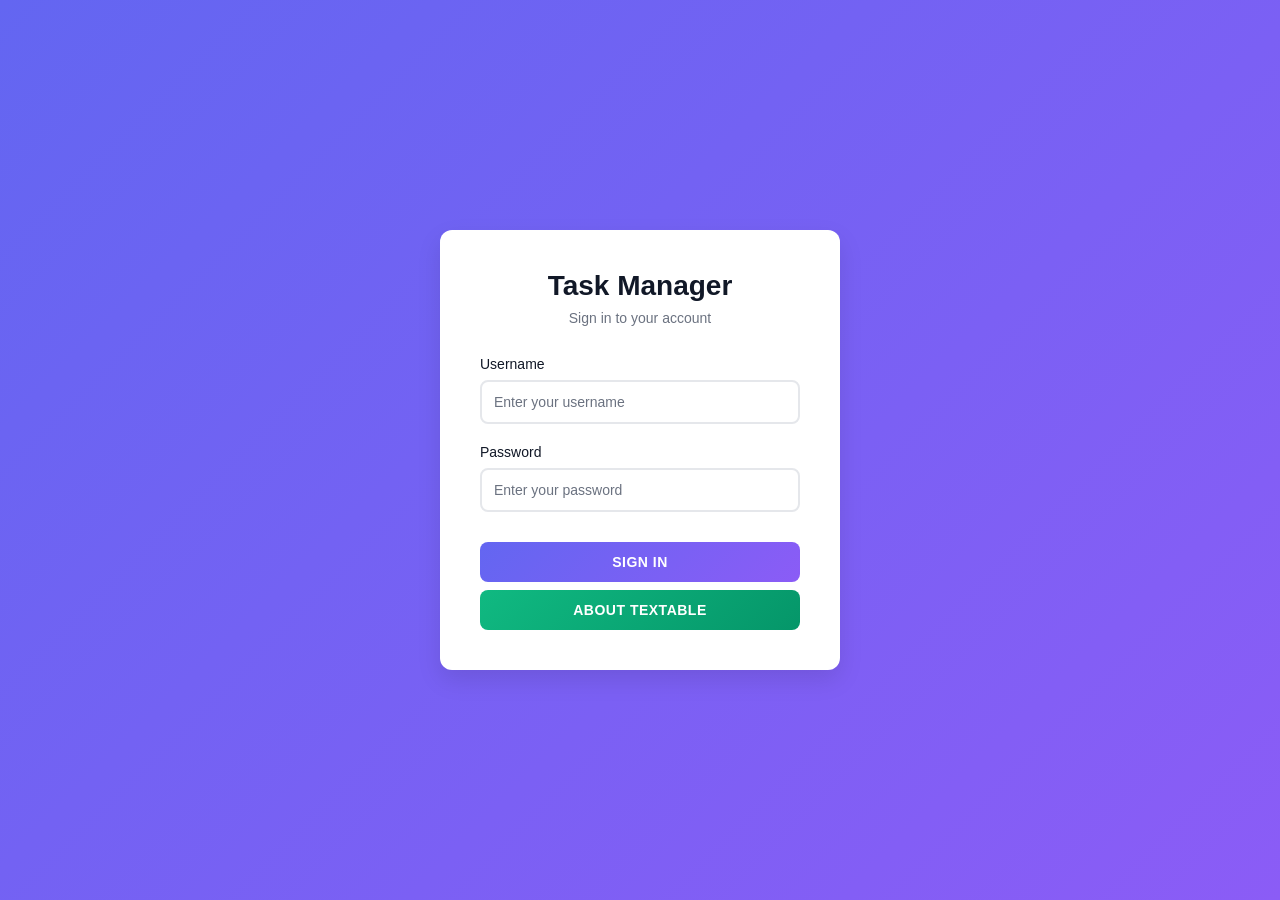
<file: index.html>
<!DOCTYPE html>
<html lang="en">
<head>
    <meta charset="UTF-8">
    <meta name="viewport" content="width=device-width, initial-scale=1.0">
    <title>Login - Tasks Dashboard</title>
    <link rel="stylesheet" href="styles.css">
</head>
<body>
    <div class="container">
        <!-- Login Page -->
        <div id="loginPage" class="page active">
            <div class="login-box">
                <h1>Task Manager</h1>
                <p class="subtitle">Sign in to your account</p>
                
                <form id="loginForm">
                    <div class="form-group">
                        <label for="username">Username</label>
                        <input 
                            type="text" 
                            id="username" 
                            placeholder="Enter your username"
                            required
                        >
                    </div>
                    
                    <div class="form-group">
                        <label for="password">Password</label>
                        <input 
                            type="password" 
                            id="password" 
                            placeholder="Enter your password"
                            required
                        >
                    </div>
                    
                    <button type="submit" class="btn btn-primary">Sign In</button>
                    <a href="/about" class="btn btn-about">About Textable</a>
                </form>
                
                <div id="errorMessage" class="error-message"></div>
                <div id="loadingSpinner" class="spinner hidden"></div>
            </div>
        </div>

        <!-- Tasks Page -->
        <div id="tasksPage" class="page">
            <div class="tasks-container">
                <div class="header">
                    <h1>Welcome, <span id="welcomeUsername"></span>!</h1>
                    <button id="logoutBtn" class="btn btn-secondary">Logout</button>
                </div>

                <div id="lowBalanceWarning" class="low-balance-warning hidden">
                    ⚠️ Your balance is low. Please top up to continue using the service.
                </div>
                
                <div class="tasks-content">
                    <h2>Your Tasks</h2>
                    <div class="sheet-tabs-wrapper">
                        <button id="scrollTabsLeft" class="scroll-tab-btn" aria-label="Scroll tabs left">&#8249;</button>
                        <div id="sheetTabs" class="sheet-tabs"></div>
                        <button id="scrollTabsRight" class="scroll-tab-btn" aria-label="Scroll tabs right">&#8250;</button>
                    </div>
                    <div id="tasksList" class="tasks-list"></div>
                    <div id="noTasks" class="no-tasks">No tasks assigned yet</div>
                </div>
            </div>
            <footer class="tasks-footer">
                <button id="settingsBtn" class="btn btn-settings">&#9881; Settings</button>
                <button id="deleteCategoryBtn" class="btn btn-delete-category">&#128465; Delete Category</button>
                <button id="newCategoryBtn" class="btn btn-new-category">+ New Category</button>
                <button id="newTaskBtn" class="btn btn-new-task">+ Task</button>
                <button id="adminBtn" class="btn btn-admin hidden">&#128737; Admin</button>
            </footer>
        </div>
    </div>

    <!-- New Category Modal -->
    <div id="newCategoryModal" class="modal-overlay hidden">
        <div class="modal-box">
            <h2>New Category</h2>
            <div class="form-group">
                <label for="categoryName">Category Name</label>
                <input type="text" id="categoryName" placeholder="Enter category name">
            </div>
            <div class="form-group">
                <label for="categoryKey">Category Key</label>
                <input type="text" id="categoryKey" placeholder="Enter category key">
            </div>
            <div id="newCategoryError" class="modal-error"></div>
            <div class="modal-actions">
                <button id="newCategoryCancelBtn" class="btn btn-secondary">Cancel</button>
                <button id="newCategoryOkBtn" class="btn btn-primary-small">OK</button>
            </div>
        </div>
    </div>

    <!-- Edit Task Modal -->
    <div id="editTaskModal" class="modal-overlay hidden">
        <div class="modal-box">
            <h2>Edit Task</h2>
            <div class="form-group">
                <label for="editTaskSheet">Located in category:</label>
                <select id="editTaskSheet" class="modal-select"></select>
            </div>
            <div class="form-group">
                <label for="editTaskText">Task</label>
                <input type="text" id="editTaskText" placeholder="Enter task">
            </div>
            <div class="form-group">
                <label for="editTaskNotes">Notes</label>
                <input type="text" id="editTaskNotes" placeholder="Enter notes (optional)">
            </div>
            <div id="editTaskError" class="modal-error"></div>
            <div class="modal-actions">
                <button id="editTaskCancelBtn" class="btn btn-secondary">Cancel</button>
                <button id="editTaskOkBtn" class="btn btn-primary-small">OK</button>
            </div>
        </div>
    </div>

    <!-- New Task Modal -->
    <div id="newTaskModal" class="modal-overlay hidden">
        <div class="modal-box">
            <h2>New Task</h2>
            <div class="form-group">
                <label for="taskSheet">Sheet (Category)</label>
                <select id="taskSheet" class="modal-select"></select>
            </div>
            <div class="form-group">
                <label for="taskText">Task</label>
                <input type="text" id="taskText" placeholder="Enter task">
            </div>
            <div class="form-group">
                <label for="taskNotes">Notes</label>
                <input type="text" id="taskNotes" placeholder="Enter notes (optional)">
            </div>
            <div id="newTaskError" class="modal-error"></div>
            <div class="modal-actions">
                <button id="newTaskCancelBtn" class="btn btn-secondary">Cancel</button>
                <button id="newTaskOkBtn" class="btn btn-primary-small">OK</button>
            </div>
        </div>
    </div>

    <!-- Info Modal (e.g. cannot delete warning) -->
    <div id="infoModal" class="modal-overlay hidden">
        <div class="modal-box">
            <h2 id="infoModalTitle">Notice</h2>
            <p id="infoModalMessage" class="confirm-delete-msg"></p>
            <div class="modal-actions">
                <button id="infoModalOkBtn" class="btn btn-secondary">OK</button>
            </div>
        </div>
    </div>

    <!-- Confirm Delete Modal -->
    <div id="confirmDeleteModal" class="modal-overlay hidden">
        <div class="modal-box">
            <h2>Confirm delete</h2>
            <p id="confirmDeleteMessage" class="confirm-delete-msg">Are you sure you want to delete this task and its notes?</p>
            <div class="modal-actions">
                <button id="confirmDeleteCancelBtn" class="btn btn-secondary">Cancel</button>
                <button id="confirmDeleteOkBtn" class="btn btn-delete-confirm">Delete</button>
            </div>
        </div>
    </div>

    <!-- Settings Menu Modal -->
    <div id="settingsMenuModal" class="modal-overlay hidden">
        <div class="modal-box">
            <h2>Settings</h2>
            <div class="settings-menu-actions">
                <button id="settingsCategoriesBtn" class="btn btn-primary-small settings-menu-btn">Categories</button>
                <button id="settingsChangePasswordBtn" class="btn btn-primary-small settings-menu-btn">Change Password</button>
                <button id="settingsCheckCreditBtn" class="btn btn-primary-small settings-menu-btn">Check Credit</button>
            </div>
            <div class="modal-actions">
                <button id="settingsMenuCancelBtn" class="btn btn-secondary">Cancel</button>
            </div>
        </div>
    </div>

    <!-- Change Password Modal -->
    <div id="changePasswordModal" class="modal-overlay hidden">
        <div class="modal-box">
            <h2>Change Password</h2>
            <div class="form-group">
                <label for="oldPassword">Old Password</label>
                <input type="password" id="oldPassword" placeholder="Enter old password">
            </div>
            <div class="form-group">
                <label for="newPassword">New Password</label>
                <input type="password" id="newPassword" placeholder="Enter new password">
            </div>
            <div class="form-group">
                <label for="confirmNewPassword">Re-enter New Password</label>
                <input type="password" id="confirmNewPassword" placeholder="Re-enter new password">
            </div>
            <div id="changePasswordError" class="modal-error"></div>
            <div class="modal-actions">
                <button id="changePasswordCancelBtn" class="btn btn-secondary">Cancel</button>
                <button id="changePasswordOkBtn" class="btn btn-primary-small">OK</button>
            </div>
        </div>
    </div>

    <!-- Credit Modal -->
    <div id="creditModal" class="modal-overlay hidden">
        <div class="modal-box">
            <h2>Check Credit</h2>
            <p id="creditMessage" class="confirm-delete-msg">Loading...</p>
            <div class="modal-actions">
                <button id="creditCloseBtn" class="btn btn-secondary">Close</button>
            </div>
        </div>
    </div>

    <!-- Admin Menu Modal -->
    <div id="adminMenuModal" class="modal-overlay hidden">
        <div class="modal-box">
            <h2>Admin</h2>
            <div class="settings-menu-actions">
                <button id="adminAddUserBtn" class="btn btn-primary-small settings-menu-btn">Add User</button>
                <button id="adminCheckAddCreditBtn" class="btn btn-primary-small settings-menu-btn">Check/Add Credit</button>
            </div>
            <div class="modal-actions">
                <button id="adminMenuCancelBtn" class="btn btn-secondary">Cancel</button>
            </div>
        </div>
    </div>

    <!-- User Credit List Modal -->
    <div id="userCreditListModal" class="modal-overlay hidden">
        <div class="modal-box user-credit-list-box">
            <h2>Check/Add Credit</h2>
            <div id="userCreditListContent" class="user-credit-list"></div>
            <div id="userCreditListError" class="modal-error"></div>
            <div class="modal-actions">
                <button id="userCreditListCloseBtn" class="btn btn-secondary">Close</button>
            </div>
        </div>
    </div>

    <!-- Add Credit Modal -->
    <div id="addCreditModal" class="modal-overlay hidden">
        <div class="modal-box">
            <h2>Add Credit</h2>
            <p id="addCreditUsername" class="add-credit-for-user"></p>
            <div class="form-group">
                <label for="addCreditAmount">Amount to Add</label>
                <input type="number" id="addCreditAmount" placeholder="Enter amount" step="any">
            </div>
            <div id="addCreditError" class="modal-error"></div>
            <div class="modal-actions">
                <button id="addCreditCancelBtn" class="btn btn-secondary">Cancel</button>
                <button id="addCreditOkBtn" class="btn btn-primary-small">Add</button>
            </div>
        </div>
    </div>

    <!-- Add User Modal -->
    <div id="addUserModal" class="modal-overlay hidden">
        <div class="modal-box">
            <h2>Add User</h2>
            <div class="form-group">
                <label for="addUserUsername">Username</label>
                <input type="text" id="addUserUsername" placeholder="Enter username">
            </div>
            <div class="form-group">
                <label for="addUserPassword">Password</label>
                <input type="password" id="addUserPassword" placeholder="Enter password (min 6 chars)">
            </div>
            <div class="form-group">
                <label for="addUserCredit">Credit</label>
                <input type="number" id="addUserCredit" placeholder="Enter credit amount" step="any">
            </div>
            <div class="form-group">
                <label for="addUserNumber1">Number 1</label>
                <input type="number" id="addUserNumber1" placeholder="Enter number 1" step="any">
            </div>
            <div class="form-group">
                <label for="addUserNumber2">Number 2 <span style="font-weight:normal;color:#6b7280;">(optional)</span></label>
                <input type="number" id="addUserNumber2" placeholder="Enter number 2" step="any">
            </div>
            <div id="addUserError" class="modal-error"></div>
            <div class="modal-actions">
                <button id="addUserCancelBtn" class="btn btn-secondary">Cancel</button>
                <button id="addUserOkBtn" class="btn btn-primary-small">Add User</button>
            </div>
        </div>
    </div>

    <!-- Add User Success Modal -->
    <div id="addUserSuccessModal" class="modal-overlay hidden">
        <div class="modal-box add-user-success-box">
            <h2>✅ User Created</h2>
            <p class="add-user-success-msg">The user workbook has been created and the user has been added to the login sheet.</p>
            <div class="add-user-workbook-info">
                <div class="add-user-info-row">
                    <span class="add-user-info-label">Workbook ID</span>
                    <span id="addUserWorkbookId" class="add-user-info-value"></span>
                </div>
                <div class="add-user-info-row">
                    <a id="addUserWorkbookLink" href="#" target="_blank" rel="noopener noreferrer" class="add-user-workbook-link">Open workbook ↗</a>
                </div>
            </div>
            <div class="add-user-reminder">
                <span class="add-user-reminder-icon">⚠️</span>
                <span>Remember to add this Workbook ID to your <strong>Cloudflare APP_SHEET_ID</strong> authorised sheets variable.</span>
            </div>
            <div class="modal-actions">
                <button id="addUserSuccessCloseBtn" class="btn btn-primary-small">Done</button>
            </div>
        </div>
    </div>

    <script src="script.js"></script>
    <script src="user_actions.js"></script>
</body>
</html>
</file>
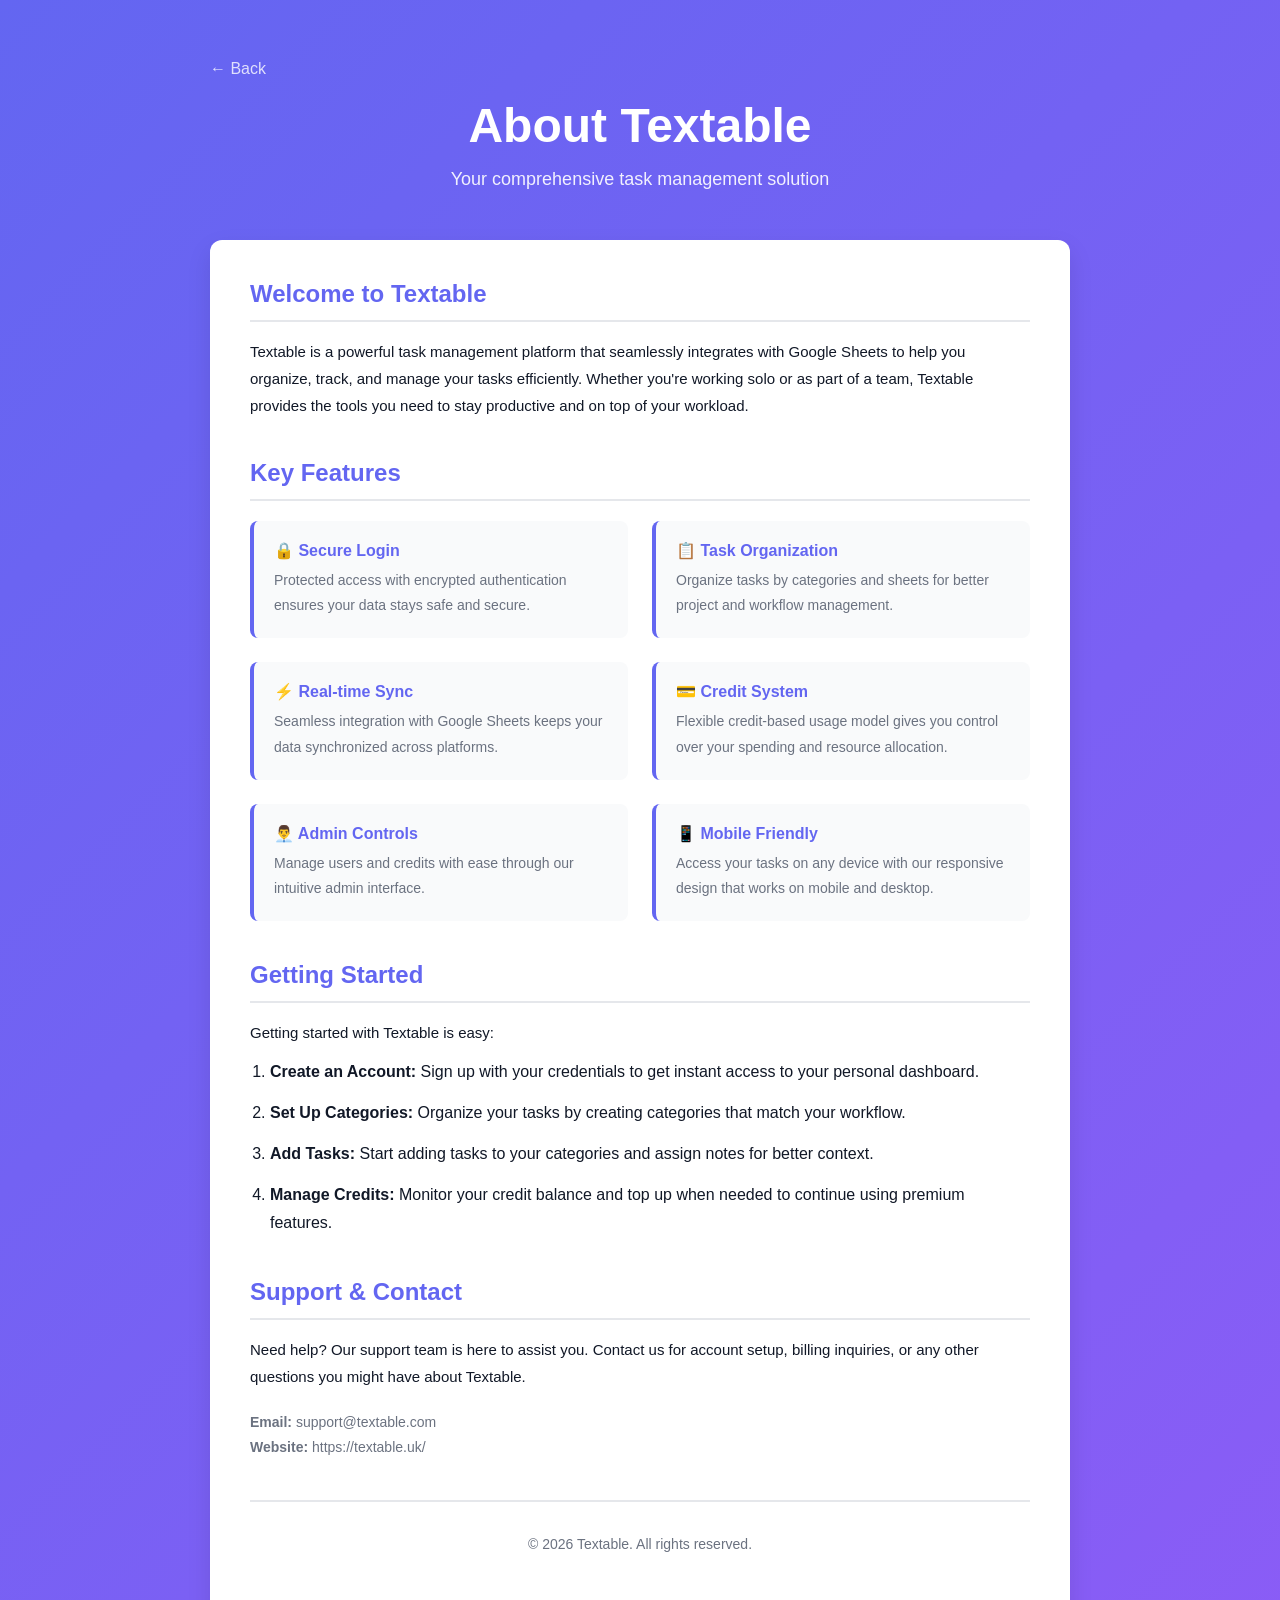
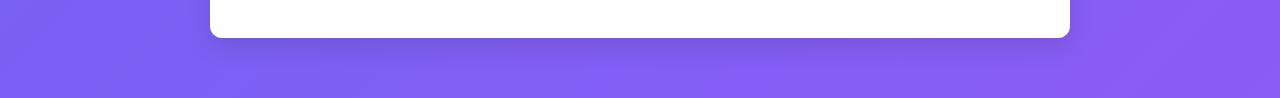
<file: about/index.html>
<!DOCTYPE html>
<html lang="en">
<head>
    <meta charset="UTF-8">
    <meta name="viewport" content="width=device-width, initial-scale=1.0">
    <title>About Textable</title>
    <link rel="stylesheet" href="../styles.css">
</head>
<body>
    <div class="about-container">
        <a href="javascript:history.back()" class="back-btn">← Back</a>
        
        <div class="about-header">
            <h1>About Textable</h1>
            <p>Your comprehensive task management solution</p>
        </div>

        <div class="about-content">
            <!-- Introduction Section -->
            <div class="about-section">
                <h2>Welcome to Textable</h2>
                <p>
                    Textable is a powerful task management platform that seamlessly integrates with Google Sheets to help you organize, 
                    track, and manage your tasks efficiently. Whether you're working solo or as part of a team, Textable provides 
                    the tools you need to stay productive and on top of your workload.
                </p>
            </div>

            <!-- Key Features Section -->
            <div class="about-section">
                <h2>Key Features</h2>
                <div class="features-list">
                    <div class="feature-item">
                        <h3>🔒 Secure Login</h3>
                        <p>Protected access with encrypted authentication ensures your data stays safe and secure.</p>
                    </div>
                    <div class="feature-item">
                        <h3>📋 Task Organization</h3>
                        <p>Organize tasks by categories and sheets for better project and workflow management.</p>
                    </div>
                    <div class="feature-item">
                        <h3>⚡ Real-time Sync</h3>
                        <p>Seamless integration with Google Sheets keeps your data synchronized across platforms.</p>
                    </div>
                    <div class="feature-item">
                        <h3>💳 Credit System</h3>
                        <p>Flexible credit-based usage model gives you control over your spending and resource allocation.</p>
                    </div>
                    <div class="feature-item">
                        <h3>👨‍💼 Admin Controls</h3>
                        <p>Manage users and credits with ease through our intuitive admin interface.</p>
                    </div>
                    <div class="feature-item">
                        <h3>📱 Mobile Friendly</h3>
                        <p>Access your tasks on any device with our responsive design that works on mobile and desktop.</p>
                    </div>
                </div>
            </div>

            <!-- Getting Started Section -->
            <div class="about-section">
                <h2>Getting Started</h2>
                <p>
                    Getting started with Textable is easy:
                </p>
                <ol style="color: var(--text-dark); line-height: 1.8; margin-left: 20px;">
                    <li style="margin-bottom: 12px;"><strong>Create an Account:</strong> Sign up with your credentials to get instant access to your personal dashboard.</li>
                    <li style="margin-bottom: 12px;"><strong>Set Up Categories:</strong> Organize your tasks by creating categories that match your workflow.</li>
                    <li style="margin-bottom: 12px;"><strong>Add Tasks:</strong> Start adding tasks to your categories and assign notes for better context.</li>
                    <li style="margin-bottom: 12px;"><strong>Manage Credits:</strong> Monitor your credit balance and top up when needed to continue using premium features.</li>
                </ol>
            </div>

            <!-- Support Section -->
            <div class="about-section">
                <h2>Support & Contact</h2>
                <p>
                    Need help? Our support team is here to assist you. Contact us for account setup, billing inquiries, 
                    or any other questions you might have about Textable.
                </p>
                <p style="margin-top: 20px; font-size: 14px; color: var(--text-light);">
                    <strong>Email:</strong> support@textable.com<br>
                    <strong>Website:</strong> https://textable.uk/
                </p>
            </div>

            <!-- Footer -->
            <div class="about-section" style="border-top: 2px solid var(--border-color); padding-top: 30px; text-align: center;">
                <p style="color: var(--text-light); font-size: 14px; margin: 0;">
                    &copy; 2026 Textable. All rights reserved.
                </p>
            </div>
        </div>
    </div>
</body>
</html>
</file>
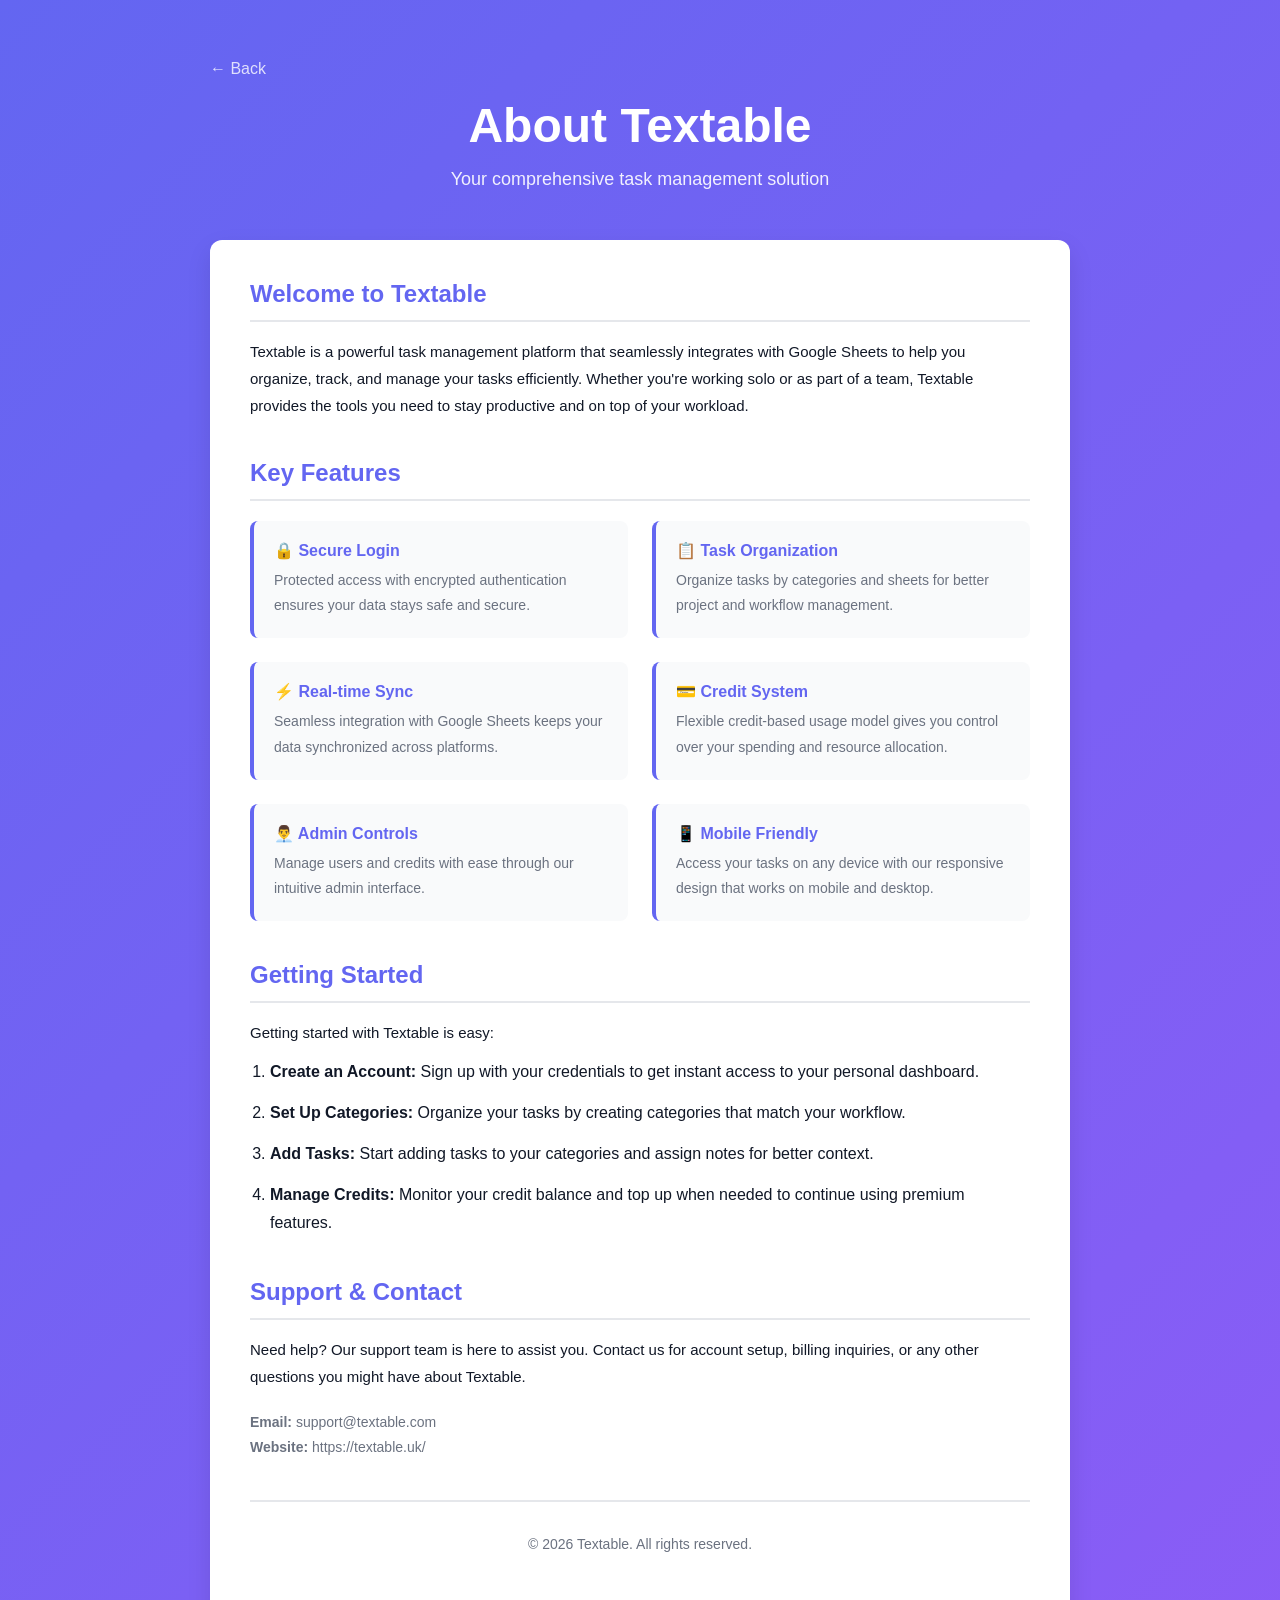
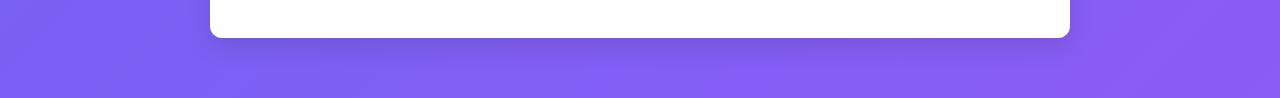
<file: about.html>
<!DOCTYPE html>
<html lang="en">
<head>
    <meta charset="UTF-8">
    <meta name="viewport" content="width=device-width, initial-scale=1.0">
    <title>About Textable</title>
    <link rel="stylesheet" href="styles.css">
</head>
<body>
    <div class="about-container">
        <a href="javascript:history.back()" class="back-btn">← Back</a>
        
        <div class="about-header">
            <h1>About Textable</h1>
            <p>Your comprehensive task management solution</p>
        </div>

        <div class="about-content">
            <!-- Introduction Section -->
            <div class="about-section">
                <h2>Welcome to Textable</h2>
                <p>
                    Textable is a powerful task management platform that seamlessly integrates with Google Sheets to help you organize, 
                    track, and manage your tasks efficiently. Whether you're working solo or as part of a team, Textable provides 
                    the tools you need to stay productive and on top of your workload.
                </p>
            </div>

            <!-- Key Features Section -->
            <div class="about-section">
                <h2>Key Features</h2>
                <div class="features-list">
                    <div class="feature-item">
                        <h3>🔒 Secure Login</h3>
                        <p>Protected access with encrypted authentication ensures your data stays safe and secure.</p>
                    </div>
                    <div class="feature-item">
                        <h3>📋 Task Organization</h3>
                        <p>Organize tasks by categories and sheets for better project and workflow management.</p>
                    </div>
                    <div class="feature-item">
                        <h3>⚡ Real-time Sync</h3>
                        <p>Seamless integration with Google Sheets keeps your data synchronized across platforms.</p>
                    </div>
                    <div class="feature-item">
                        <h3>💳 Credit System</h3>
                        <p>Flexible credit-based usage model gives you control over your spending and resource allocation.</p>
                    </div>
                    <div class="feature-item">
                        <h3>👨‍💼 Admin Controls</h3>
                        <p>Manage users and credits with ease through our intuitive admin interface.</p>
                    </div>
                    <div class="feature-item">
                        <h3>📱 Mobile Friendly</h3>
                        <p>Access your tasks on any device with our responsive design that works on mobile and desktop.</p>
                    </div>
                </div>
            </div>

            <!-- Getting Started Section -->
            <div class="about-section">
                <h2>Getting Started</h2>
                <p>
                    Getting started with Textable is easy:
                </p>
                <ol style="color: var(--text-dark); line-height: 1.8; margin-left: 20px;">
                    <li style="margin-bottom: 12px;"><strong>Create an Account:</strong> Sign up with your credentials to get instant access to your personal dashboard.</li>
                    <li style="margin-bottom: 12px;"><strong>Set Up Categories:</strong> Organize your tasks by creating categories that match your workflow.</li>
                    <li style="margin-bottom: 12px;"><strong>Add Tasks:</strong> Start adding tasks to your categories and assign notes for better context.</li>
                    <li style="margin-bottom: 12px;"><strong>Manage Credits:</strong> Monitor your credit balance and top up when needed to continue using premium features.</li>
                </ol>
            </div>

            <!-- Support Section -->
            <div class="about-section">
                <h2>Support & Contact</h2>
                <p>
                    Need help? Our support team is here to assist you. Contact us for account setup, billing inquiries, 
                    or any other questions you might have about Textable.
                </p>
                <p style="margin-top: 20px; font-size: 14px; color: var(--text-light);">
                    <strong>Email:</strong> support@textable.com<br>
                    <strong>Website:</strong> https://textable.uk/
                </p>
            </div>

            <!-- Footer -->
            <div class="about-section" style="border-top: 2px solid var(--border-color); padding-top: 30px; text-align: center;">
                <p style="color: var(--text-light); font-size: 14px; margin: 0;">
                    &copy; 2026 Textable. All rights reserved.
                </p>
            </div>
        </div>
    </div>
</body>
</html>
</file>
<file: styles.css>
* {
    margin: 0;
    padding: 0;
    box-sizing: border-box;
}

html {
    overflow-y: scroll;
}

:root {
    --primary-color: #6366f1;
    --secondary-color: #8b5cf6;
    --error-color: #ef4444;
    --success-color: #10b981;
    --light-bg: #f9fafb;
    --white: #ffffff;
    --text-dark: #111827;
    --text-light: #6b7280;
    --border-color: #e5e7eb;
    --shadow: 0 10px 25px rgba(0, 0, 0, 0.1);
}

body {
    font-family: -apple-system, BlinkMacSystemFont, 'Segoe UI', 'Roboto', 'Oxygen',
        'Ubuntu', 'Cantarell', 'Fira Sans', 'Droid Sans', 'Helvetica Neue',
        sans-serif;
    background: linear-gradient(135deg, var(--primary-color) 0%, var(--secondary-color) 100%);
    min-height: 100vh;
    display: flex;
    align-items: center;
    justify-content: center;
    color: var(--text-dark);
}

.container {
    width: 100%;
    max-width: 1200px;
    padding: 20px;
}

/* Pages */
.page {
    display: none;
    animation: fadeIn 0.3s ease-in;
}

.page.active {
    display: block;
}

@keyframes fadeIn {
    from {
        opacity: 0;
        transform: translateY(10px);
    }
    to {
        opacity: 1;
        transform: translateY(0);
    }
}

/* Login Page */
.login-box {
    background: var(--white);
    border-radius: 12px;
    padding: 40px;
    box-shadow: var(--shadow);
    max-width: 400px;
    margin: 0 auto;
}

.login-box h1 {
    font-size: 28px;
    margin-bottom: 8px;
    color: var(--text-dark);
    text-align: center;
}

.subtitle {
    text-align: center;
    color: var(--text-light);
    margin-bottom: 30px;
    font-size: 14px;
}

.form-group {
    margin-bottom: 20px;
}

.form-group label {
    display: block;
    margin-bottom: 8px;
    font-weight: 500;
    color: var(--text-dark);
    font-size: 14px;
}

.form-group input {
    width: 100%;
    padding: 12px;
    border: 2px solid var(--border-color);
    border-radius: 8px;
    font-size: 14px;
    transition: border-color 0.3s;
}

.form-group input:focus {
    outline: none;
    border-color: var(--primary-color);
    box-shadow: 0 0 0 3px rgba(99, 102, 241, 0.1);
}

.form-group input::placeholder {
    color: var(--text-light);
}

/* Buttons */
.btn {
    padding: 12px 24px;
    border: none;
    border-radius: 8px;
    font-size: 14px;
    font-weight: 600;
    cursor: pointer;
    transition: all 0.3s;
    text-transform: uppercase;
    letter-spacing: 0.5px;
}

.btn-primary {
    width: 100%;
    background: linear-gradient(135deg, var(--primary-color), var(--secondary-color));
    color: var(--white);
    margin-top: 10px;
}

.btn-primary:hover {
    transform: translateY(-2px);
    box-shadow: 0 5px 15px rgba(99, 102, 241, 0.4);
}

.btn-primary:active {
    transform: translateY(0);
}

.btn-secondary {
    background: var(--light-bg);
    color: var(--text-dark);
    border: 2px solid var(--border-color);
}

.btn-secondary:hover {
    background: var(--border-color);
}

/* About Button */
.btn-about {
    display: block;
    text-align: center;
    background: linear-gradient(135deg, #10b981, #059669);
    color: var(--white);
    width: 100%;
    margin-top: 8px;
    text-decoration: none;
    transition: all 0.3s;
}

.btn-about:hover {
    transform: translateY(-2px);
    box-shadow: 0 5px 15px rgba(16, 185, 129, 0.4);
}

/* Messages */
.error-message {
    color: var(--error-color);
    margin-top: 15px;
    padding: 12px;
    background: rgba(239, 68, 68, 0.1);
    border-radius: 8px;
    display: none;
    font-size: 14px;
    border-left: 4px solid var(--error-color);
}

.error-message.show {
    display: block;
    animation: shake 0.5s;
}

/* Low balance warning banner */
.low-balance-warning {
    background: #fffbeb;
    color: #92400e;
    border: 1px solid #f59e0b;
    border-left: 4px solid #f59e0b;
    border-radius: 8px;
    padding: 12px 16px;
    margin-bottom: 16px;
    font-size: 14px;
    font-weight: 500;
}

.low-balance-warning.hidden {
    display: none;
}

@keyframes shake {
    0%, 100% { transform: translateX(0); }
    25% { transform: translateX(-10px); }
    75% { transform: translateX(10px); }
}

/* Spinner */
.spinner {
    display: inline-block;
    width: 20px;
    height: 20px;
    border: 3px solid rgba(99, 102, 241, 0.3);
    border-radius: 50%;
    border-top-color: var(--primary-color);
    animation: spin 0.8s linear infinite;
    margin-left: 10px;
}

.spinner.hidden {
    display: none;
}

.btn-admin.hidden {
    display: none;
}

@keyframes spin {
    to { transform: rotate(360deg); }
}

/* Sheet Tabs */
.sheet-tabs-wrapper {
    display: flex;
    align-items: center;
    gap: 4px;
    margin-bottom: 20px;
}

.scroll-tab-btn {
    flex-shrink: 0;
    width: 28px;
    height: 28px;
    padding: 0;
    border: 2px solid var(--border-color);
    border-radius: 6px;
    background: var(--light-bg);
    color: var(--text-dark);
    font-size: 20px;
    line-height: 1;
    cursor: pointer;
    transition: all 0.2s;
    display: none;
}

.scroll-tab-btn.visible {
    display: flex;
    align-items: center;
    justify-content: center;
}

.scroll-tab-btn:hover {
    border-color: var(--primary-color);
    color: var(--primary-color);
}

.sheet-tabs {
    display: flex;
    flex-wrap: nowrap;
    gap: 8px;
    overflow-x: hidden;
    scroll-behavior: smooth;
    flex: 1;
}

.sheet-tab {
    padding: 8px 16px;
    border: 2px solid var(--border-color);
    border-radius: 6px;
    background: var(--light-bg);
    color: var(--text-dark);
    font-size: 14px;
    font-weight: 500;
    cursor: pointer;
    transition: all 0.2s;
}

.sheet-tab:hover {
    border-color: var(--primary-color);
    color: var(--primary-color);
}

.sheet-tab.active {
    background: linear-gradient(135deg, var(--primary-color), var(--secondary-color));
    border-color: transparent;
    color: var(--white);
}

/* Tasks Page */
.tasks-container {
    background: var(--white);
    border-radius: 12px;
    padding: 40px;
    box-shadow: var(--shadow);
    max-width: 800px;
    margin: 0 auto;
    height: 600px;
    overflow-y: auto;
}

.header {
    display: flex;
    justify-content: space-between;
    align-items: center;
    margin-bottom: 40px;
    padding-bottom: 20px;
    border-bottom: 2px solid var(--border-color);
}

.header h1 {
    font-size: 24px;
    color: var(--text-dark);
}

.tasks-content h2 {
    font-size: 18px;
    margin-bottom: 20px;
    color: var(--text-dark);
}

.tasks-list {
    list-style: none;
}

.task-item {
    background: var(--light-bg);
    padding: 16px;
    margin-bottom: 12px;
    border-radius: 8px;
    border-left: 4px solid var(--primary-color);
    animation: slideIn 0.3s ease-out;
}

@keyframes slideIn {
    from {
        opacity: 0;
        transform: translateX(-20px);
    }
    to {
        opacity: 1;
        transform: translateX(0);
    }
}

.task-item:hover {
    background: #f3f4f6;
    transform: translateX(5px);
    transition: all 0.3s;
}

.task-item p {
    color: var(--text-dark);
    line-height: 1.6;
    word-wrap: break-word;
}

.task-row {
    display: flex;
    gap: 12px;
    align-items: flex-start;
}

.task-box {
    flex: 1;
    color: var(--text-dark);
    line-height: 1.6;
    word-wrap: break-word;
}

.note-box {
    flex: 1;
    background: var(--white);
    border: 1px solid var(--border-color);
    border-radius: 6px;
    padding: 8px 12px;
    color: var(--text-light);
    font-size: 13px;
    line-height: 1.5;
    word-wrap: break-word;
}

.btn-delete-task {
    flex-shrink: 0;
    background: none;
    border: none;
    cursor: pointer;
    color: var(--error-color);
    font-size: 16px;
    padding: 4px 8px;
    border-radius: 4px;
    transition: background 0.2s;
    line-height: 1;
    align-self: center;
}

.btn-delete-task:hover {
    background: rgba(239, 68, 68, 0.1);
}

.btn-edit-task {
    flex-shrink: 0;
    background: none;
    border: none;
    cursor: pointer;
    color: var(--text-light);
    font-size: 16px;
    padding: 4px 8px;
    border-radius: 4px;
    transition: background 0.2s;
    line-height: 1;
    align-self: center;
}

.btn-edit-task:hover {
    background: rgba(99, 102, 241, 0.1);
    color: var(--primary-color);
}

.btn-move-task-up,
.btn-move-task-down {
    flex-shrink: 0;
    background: none;
    border: none;
    cursor: pointer;
    color: var(--text-light);
    font-size: 18px;
    padding: 4px 8px;
    border-radius: 4px;
    transition: background 0.2s;
    line-height: 1;
    align-self: center;
}

.btn-move-task-up:disabled,
.btn-move-task-down:disabled {
    opacity: 0.3;
    cursor: default;
}

.btn-move-task-up:not(:disabled):hover {
    background: rgba(99, 102, 241, 0.1);
    color: var(--primary-color);
}

.btn-move-task-down:not(:disabled):hover {
    background: rgba(99, 102, 241, 0.1);
    color: var(--primary-color);
}

.no-tasks {
    text-align: center;
    padding: 40px 20px;
    color: var(--text-light);
    font-size: 16px;
}

/* Settings footer */
.tasks-footer {
    display: flex;
    justify-content: center;
    gap: 12px;
    margin-top: 16px;
}

.btn-settings {
    background: rgba(255, 255, 255, 0.15);
    color: var(--white);
    border: 2px solid rgba(255, 255, 255, 0.5);
    backdrop-filter: blur(4px);
}

.btn-settings:hover {
    background: rgba(255, 255, 255, 0.25);
    border-color: var(--white);
}

.btn-delete-category {
  background: rgba(255, 255, 255, 0.15);
  color: var(--white);
  border: 2px solid rgba(255, 255, 255, 0.5);
  backdrop-filter: blur(4px);
}

.btn-delete-category:hover {
  background: rgba(255, 255, 255, 0.25);
  border-color: var(--white);
}

.btn-new-category {
    background: rgba(255, 255, 255, 0.15);
    color: var(--white);
    border: 2px solid rgba(255, 255, 255, 0.5);
    backdrop-filter: blur(4px);
}

.btn-new-category:hover {
    background: rgba(255, 255, 255, 0.25);
    border-color: var(--white);
}

.btn-new-task {
    background: rgba(255, 255, 255, 0.15);
    color: var(--white);
    border: 2px solid rgba(255, 255, 255, 0.5);
    backdrop-filter: blur(4px);
}

.btn-new-task:hover {
    background: rgba(255, 255, 255, 0.25);
    border-color: var(--white);
}

.btn-admin {
    background: rgba(251, 191, 36, 0.2);
    color: var(--white);
    border: 2px solid rgba(251, 191, 36, 0.6);
    backdrop-filter: blur(4px);
}

.btn-admin:hover {
    background: rgba(251, 191, 36, 0.35);
    border-color: rgba(251, 191, 36, 0.9);
}

/* Modal select */
.modal-select {
    width: 100%;
    padding: 12px;
    border: 2px solid var(--border-color);
    border-radius: 8px;
    font-size: 14px;
    background: var(--white);
    color: var(--text-dark);
    transition: border-color 0.3s;
    cursor: pointer;
}

.modal-select:focus {
    outline: none;
    border-color: var(--primary-color);
    box-shadow: 0 0 0 3px rgba(99, 102, 241, 0.1);
}

/* Modal */
.modal-overlay {
    position: fixed;
    inset: 0;
    background: rgba(0, 0, 0, 0.5);
    display: flex;
    align-items: center;
    justify-content: center;
    z-index: 1000;
    animation: fadeIn 0.2s ease-in;
}

.modal-overlay.hidden {
    display: none;
}

.modal-box {
    background: var(--white);
    border-radius: 12px;
    padding: 32px;
    box-shadow: var(--shadow);
    width: 100%;
    max-width: 400px;
    animation: fadeIn 0.2s ease-in;
}

.modal-box h2 {
    font-size: 20px;
    margin-bottom: 24px;
    color: var(--text-dark);
}

.modal-error {
    color: var(--error-color);
    font-size: 13px;
    min-height: 18px;
    margin-bottom: 8px;
}

.modal-actions {
    display: flex;
    justify-content: flex-end;
    gap: 10px;
    margin-top: 16px;
}

.btn-primary-small {
    background: linear-gradient(135deg, var(--primary-color), var(--secondary-color));
    color: var(--white);
    padding: 10px 24px;
}

.btn-primary-small:hover {
    transform: translateY(-1px);
    box-shadow: 0 4px 12px rgba(99, 102, 241, 0.4);
}

.btn-primary-small:disabled {
    opacity: 0.6;
    cursor: not-allowed;
    transform: none;
    box-shadow: none;
}

.btn-delete-confirm {
    background: var(--error-color);
    color: var(--white);
    padding: 10px 24px;
}

.btn-delete-confirm:hover {
    background: #dc2626;
    transform: translateY(-1px);
    box-shadow: 0 4px 12px rgba(239, 68, 68, 0.4);
}

.confirm-delete-msg {
    color: var(--text-dark);
    font-size: 14px;
    line-height: 1.5;
    margin-bottom: 8px;
}

/* Settings menu modal – stacked action buttons */
.settings-menu-actions {
    display: flex;
    flex-direction: column;
    gap: 12px;
    margin-bottom: 16px;
}

.settings-menu-btn {
    width: 100%;
    text-align: center;
}

/* Add User Success Modal */
.add-user-success-box {
    max-width: 480px;
}

.add-user-success-msg {
    color: var(--text-dark);
    font-size: 14px;
    line-height: 1.5;
    margin-bottom: 16px;
}

.add-user-workbook-info {
    background: var(--light-bg);
    border: 1px solid var(--border-color);
    border-radius: 8px;
    padding: 14px 16px;
    margin-bottom: 16px;
}

.add-user-info-row {
    display: flex;
    align-items: center;
    gap: 10px;
    margin-bottom: 8px;
}

.add-user-info-row:last-child {
    margin-bottom: 0;
}

.add-user-info-label {
    font-size: 12px;
    font-weight: 600;
    color: var(--text-light);
    text-transform: uppercase;
    letter-spacing: 0.5px;
    white-space: nowrap;
}

.add-user-info-value {
    font-size: 13px;
    font-family: 'Courier New', Courier, monospace;
    color: var(--primary-color);
    word-break: break-all;
    font-weight: 600;
}

.add-user-workbook-link {
    font-size: 13px;
    color: var(--primary-color);
    text-decoration: none;
    font-weight: 500;
}

.add-user-workbook-link:hover {
    text-decoration: underline;
}

.add-user-reminder {
    display: flex;
    gap: 10px;
    align-items: flex-start;
    background: rgba(251, 191, 36, 0.12);
    border: 1px solid rgba(251, 191, 36, 0.5);
    border-radius: 8px;
    padding: 12px 14px;
    font-size: 13px;
    color: var(--text-dark);
    line-height: 1.5;
    margin-bottom: 4px;
}

.add-user-reminder-icon {
    flex-shrink: 0;
    font-size: 16px;
    margin-top: 1px;
}

/* User Credit List Modal */
.user-credit-list-box {
    max-width: 480px;
}

.user-credit-list {
    max-height: 320px;
    overflow-y: auto;
    margin-bottom: 8px;
}

.user-credit-loading {
    color: var(--text-light);
    font-size: 14px;
    padding: 12px 0;
}

.user-credit-row {
    display: flex;
    align-items: center;
    gap: 12px;
    padding: 10px 0;
    border-bottom: 1px solid var(--border-color);
}

.user-credit-row:last-child {
    border-bottom: none;
}

.user-credit-name {
    flex: 1;
    font-size: 14px;
    color: var(--text-dark);
    font-weight: 500;
    word-break: break-all;
}

.user-credit-value {
    font-size: 14px;
    color: var(--primary-color);
    font-weight: 600;
    min-width: 48px;
    text-align: right;
}

.btn-add-credit {
    flex-shrink: 0;
    background: linear-gradient(135deg, var(--primary-color), var(--secondary-color));
    color: var(--white);
    border: none;
    border-radius: 6px;
    width: 28px;
    height: 28px;
    font-size: 18px;
    line-height: 1;
    cursor: pointer;
    display: flex;
    align-items: center;
    justify-content: center;
    transition: opacity 0.2s, transform 0.2s;
}

.btn-add-credit:hover {
    opacity: 0.85;
    transform: translateY(-1px);
}

/* Add Credit Modal */
.add-credit-for-user {
    font-size: 14px;
    color: var(--text-light);
    margin-bottom: 16px;
}

/* About Page Styles */
.about-container {
    max-width: 900px;
    margin: 0 auto;
    padding: 60px 20px;
    min-height: 100vh;
}

.about-header {
    text-align: center;
    margin-bottom: 50px;
}

.about-header h1 {
    font-size: 48px;
    margin-bottom: 16px;
    color: var(--white);
}

.about-header p {
    font-size: 18px;
    color: rgba(255, 255, 255, 0.9);
}

.about-content {
    background: var(--white);
    border-radius: 12px;
    padding: 40px;
    box-shadow: var(--shadow);
}

.about-section {
    margin-bottom: 40px;
}

.about-section h2 {
    font-size: 24px;
    color: var(--primary-color);
    margin-bottom: 16px;
    border-bottom: 2px solid var(--border-color);
    padding-bottom: 12px;
}

.about-section p {
    color: var(--text-dark);
    line-height: 1.8;
    margin-bottom: 12px;
    font-size: 15px;
}

.features-list {
    display: grid;
    grid-template-columns: repeat(auto-fit, minmax(250px, 1fr));
    gap: 24px;
    margin-top: 20px;
}

.feature-item {
    background: var(--light-bg);
    padding: 20px;
    border-radius: 8px;
    border-left: 4px solid var(--primary-color);
}

.feature-item h3 {
    color: var(--primary-color);
    margin-bottom: 8px;
    font-size: 16px;
}

.feature-item p {
    color: var(--text-light);
    font-size: 14px;
    margin: 0;
}

.back-btn {
    display: inline-block;
    margin-bottom: 20px;
    text-decoration: none;
    color: rgba(255, 255, 255, 0.8);
    transition: color 0.3s;
}

.back-btn:hover {
    color: var(--white);
}

/* Responsive */
@media (max-width: 600px) {
    .login-box {
        padding: 30px 20px;
    }

    .login-box h1 {
        font-size: 24px;
    }

    .tasks-container {
        padding: 20px;
    }

    .header {
        flex-direction: column;
        gap: 15px;
        text-align: center;
    }

    .header h1 {
        font-size: 20px;
    }

    .btn-secondary {
        width: 100%;
    }

    .task-row {
        flex-direction: column;
    }

    .about-header h1 {
        font-size: 32px;
    }

    .about-content {
        padding: 24px;
    }

    .features-list {
        grid-template-columns: 1fr;
    }
}
</file>
